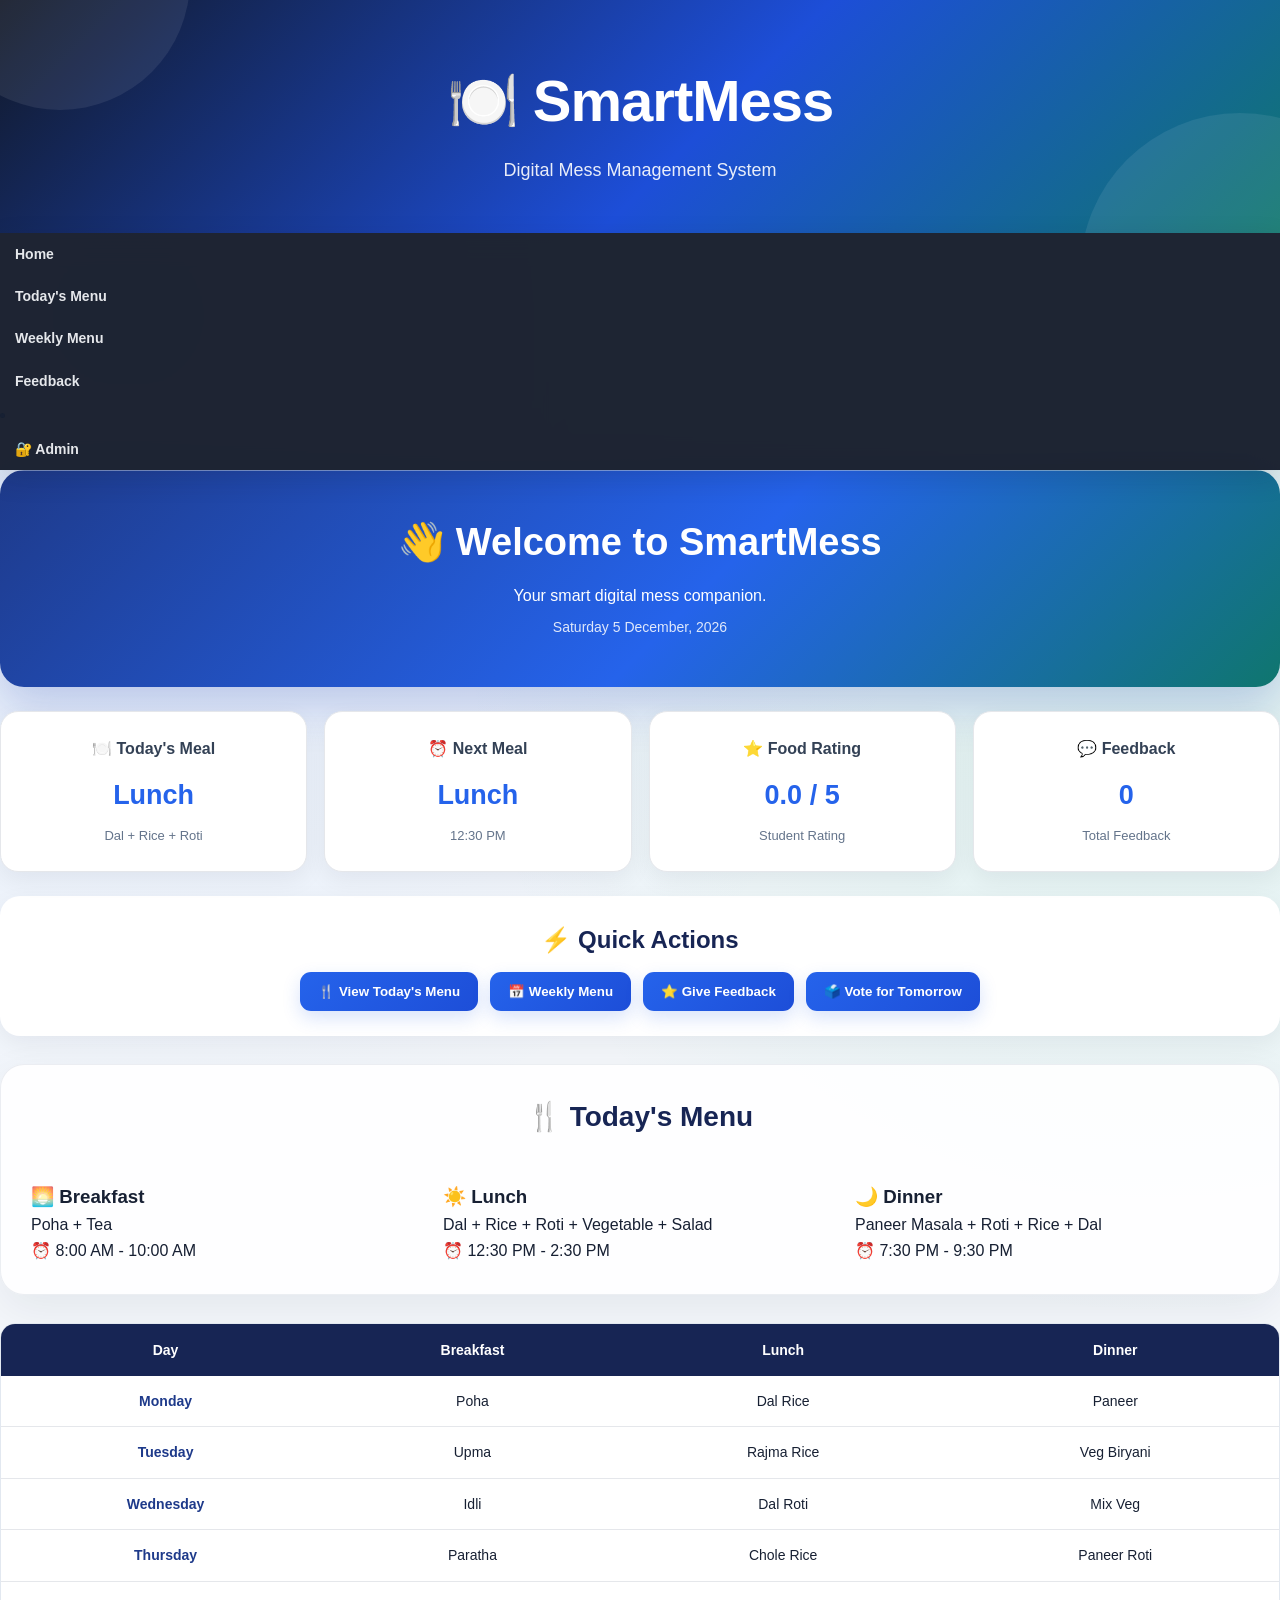
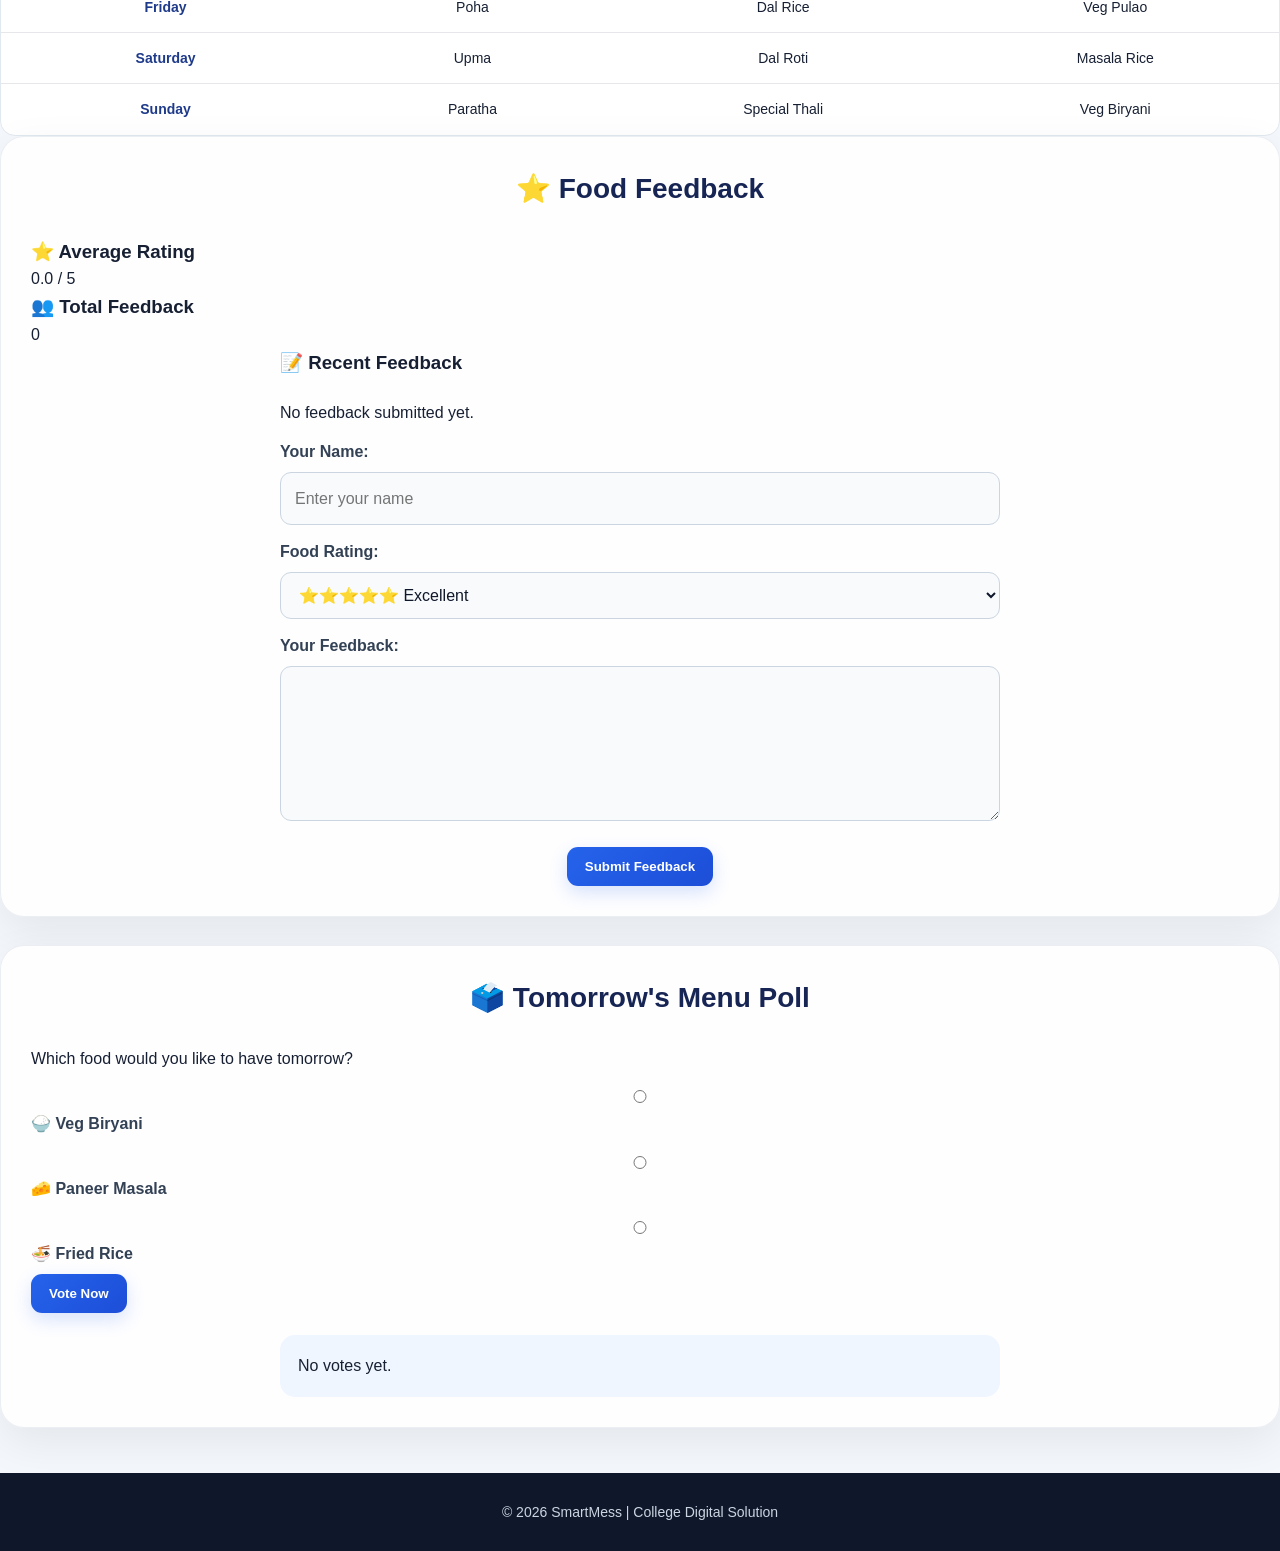
<file: index.html>
<!DOCTYPE html>
<html lang="en">
<head>
    <meta charset="UTF-8">
    <meta name="viewport" content="width=device-width, initial-scale=1.0">

    <title>SmartMess - Digital Mess Management</title>

    <link rel="stylesheet" href="style.css">
</head>

<body>

    <!-- Header -->
    <header>
        <h1>🍽️ SmartMess</h1>
        <p>Digital Mess Management System</p>
    </header>

    <!-- Navigation -->
    <nav>
        <a href="#home">Home</a>
        <a href="#menu">Today's Menu</a>
        <a href="#weekly">Weekly Menu</a>
        <a href="#feedback">Feedback</a>
        <li>
    <a href="admin-login.html">🔐 Admin</a>
</li>
    </nav>

   <!-- Student Dashboard -->

<section id="home" class="dashboard">

    <div class="welcome-box">

        <h2>👋 Welcome to SmartMess</h2>

        <p id="welcomeMessage">
            Your smart digital mess companion.
        </p>

        <p id="currentDate"></p>

    </div>


    <!-- Quick Stats -->

    <div class="dashboard-cards">

        <div class="dashboard-card">
            <h3>🍽️ Today's Meal</h3>
        <p id="dashboardMeal">Lunch</p>
<span id="dashboardMealDetails">
    Dal + Rice + Roti
</span>    
        </div>


        <div class="dashboard-card">
            <h3>⏰ Next Meal</h3>
            <p>Lunch</p>
            <span>12:30 PM</span>
        </div>


        <div class="dashboard-card">
            <h3>⭐ Food Rating</h3>
            <p id="dashboardRating">0.0 / 5</p>
            <span>Student Rating</span>
        </div>


        <div class="dashboard-card">
            <h3>💬 Feedback</h3>
            <p id="dashboardFeedback">0</p>
            <span>Total Feedback</span>
        </div>

    </div>


    <!-- Quick Actions -->

    <div class="quick-actions">

        <h2>⚡ Quick Actions</h2>

        <div class="action-buttons">

            <a href="#menu">
                <button>🍴 View Today's Menu</button>
            </a>

            <a href="#weekly">
                <button>📅 Weekly Menu</button>
            </a>

            <a href="#feedback">
                <button>⭐ Give Feedback</button>
            </a>

            <a href="#poll">
                <button>🗳️ Vote for Tomorrow</button>
            </a>

        </div>

    </div>

</section> 

    <!-- Today's Menu -->
    <section id="menu">

        <h2>🍴 Today's Menu</h2>

        <div class="meal">
            <h3>🌅 Breakfast</h3>
            <p>Poha + Tea</p>
            <p>⏰ 8:00 AM - 10:00 AM</p>
        </div>

        <div class="meal">
            <h3>☀️ Lunch</h3>
            <p>Dal + Rice + Roti + Vegetable + Salad</p>
            <p>⏰ 12:30 PM - 2:30 PM</p>
        </div>

        <div class="meal">
            <h3>🌙 Dinner</h3>
            <p>Paneer Masala + Roti + Rice + Dal</p>
            <p>⏰ 7:30 PM - 9:30 PM</p>
        </div>

    </section>

    <!-- Weekly Menu -->
<table>

    <thead>
        <tr>
            <th>Day</th>
            <th>Breakfast</th>
            <th>Lunch</th>
            <th>Dinner</th>
        </tr>
    </thead>

    <tbody>

        <tr>
            <td>Monday</td>
            <td id="monBreakfastMenu">Poha</td>
            <td id="monLunchMenu">Dal Rice</td>
            <td id="monDinnerMenu">Paneer</td>
        </tr>

        <tr>
            <td>Tuesday</td>
            <td id="tueBreakfastMenu">Upma</td>
            <td id="tueLunchMenu">Rajma Rice</td>
            <td id="tueDinnerMenu">Veg Biryani</td>
        </tr>

        <tr>
            <td>Wednesday</td>
            <td id="wedBreakfastMenu">Idli</td>
            <td id="wedLunchMenu">Dal Roti</td>
            <td id="wedDinnerMenu">Mix Veg</td>
        </tr>

        <tr>
            <td>Thursday</td>
            <td id="thuBreakfastMenu">Paratha</td>
            <td id="thuLunchMenu">Chole Rice</td>
            <td id="thuDinnerMenu">Paneer Roti</td>
        </tr>

        <tr>
            <td>Friday</td>
            <td id="friBreakfastMenu">Poha</td>
            <td id="friLunchMenu">Dal Rice</td>
            <td id="friDinnerMenu">Veg Pulao</td>
        </tr>

        <tr>
            <td>Saturday</td>
            <td id="satBreakfastMenu">Upma</td>
            <td id="satLunchMenu">Dal Roti</td>
            <td id="satDinnerMenu">Masala Rice</td>
        </tr>

        <tr>
            <td>Sunday</td>
            <td id="sunBreakfastMenu">Paratha</td>
            <td id="sunLunchMenu">Special Thali</td>
            <td id="sunDinnerMenu">Veg Biryani</td>
        </tr>

    </tbody>

</table>

    <!-- Feedback -->
    <section id="feedback">

        <h2>⭐ Food Feedback</h2>
        <div class="feedback-summary">

    <div class="summary-card">
        <h3>⭐ Average Rating</h3>
        <p id="averageRating">0.0 / 5</p>
    </div>

    <div class="summary-card">
        <h3>👥 Total Feedback</h3>
        <p id="totalFeedback">0</p>
    </div>

</div>

        <form>
            <h3 class="feedback-title">📝 Recent Feedback</h3>

<div id="feedbackList">
    <!-- Feedback will appear here -->
</div>

            <label for="name">Your Name:</label>
            <input type="text" id="name" placeholder="Enter your name">

            <label for="rating">Food Rating:</label>

            <select id="rating">
                <option value="5">⭐⭐⭐⭐⭐ Excellent</option>
                <option value="4">⭐⭐⭐⭐ Good</option>
                <option value="3">⭐⭐⭐ Average</option>
                <option value="2">⭐⭐ Poor</option>
                <option value="1">⭐ Very Poor</option>
            </select>

            <label for="message">Your Feedback:</label>

            <textarea
                id="message"
                rows="5"
                placeholder="Write your feedback here...">
            </textarea>

            <button type="submit">Submit Feedback</button>

        </form>

    </section>
    <!-- Tomorrow's Menu Poll -->

<section id="poll">

    <h2>🗳️ Tomorrow's Menu Poll</h2>

    <p>Which food would you like to have tomorrow?</p>

    <div class="poll-options">

        <label>
            <input type="radio" name="food" value="Veg Biryani">
            🍚 Veg Biryani
        </label>

        <label>
            <input type="radio" name="food" value="Paneer Masala">
            🧀 Paneer Masala
        </label>

        <label>
            <input type="radio" name="food" value="Fried Rice">
            🍜 Fried Rice
        </label>

    </div>

    <button onclick="submitVote()">Vote Now</button>

    <div id="pollResult"></div>

</section>

    <!-- Footer -->
    <footer>
        <p>© 2026 SmartMess | College Digital Solution</p>
    </footer>

    <script src="script.js"></script>

</body>
</html>
</file>
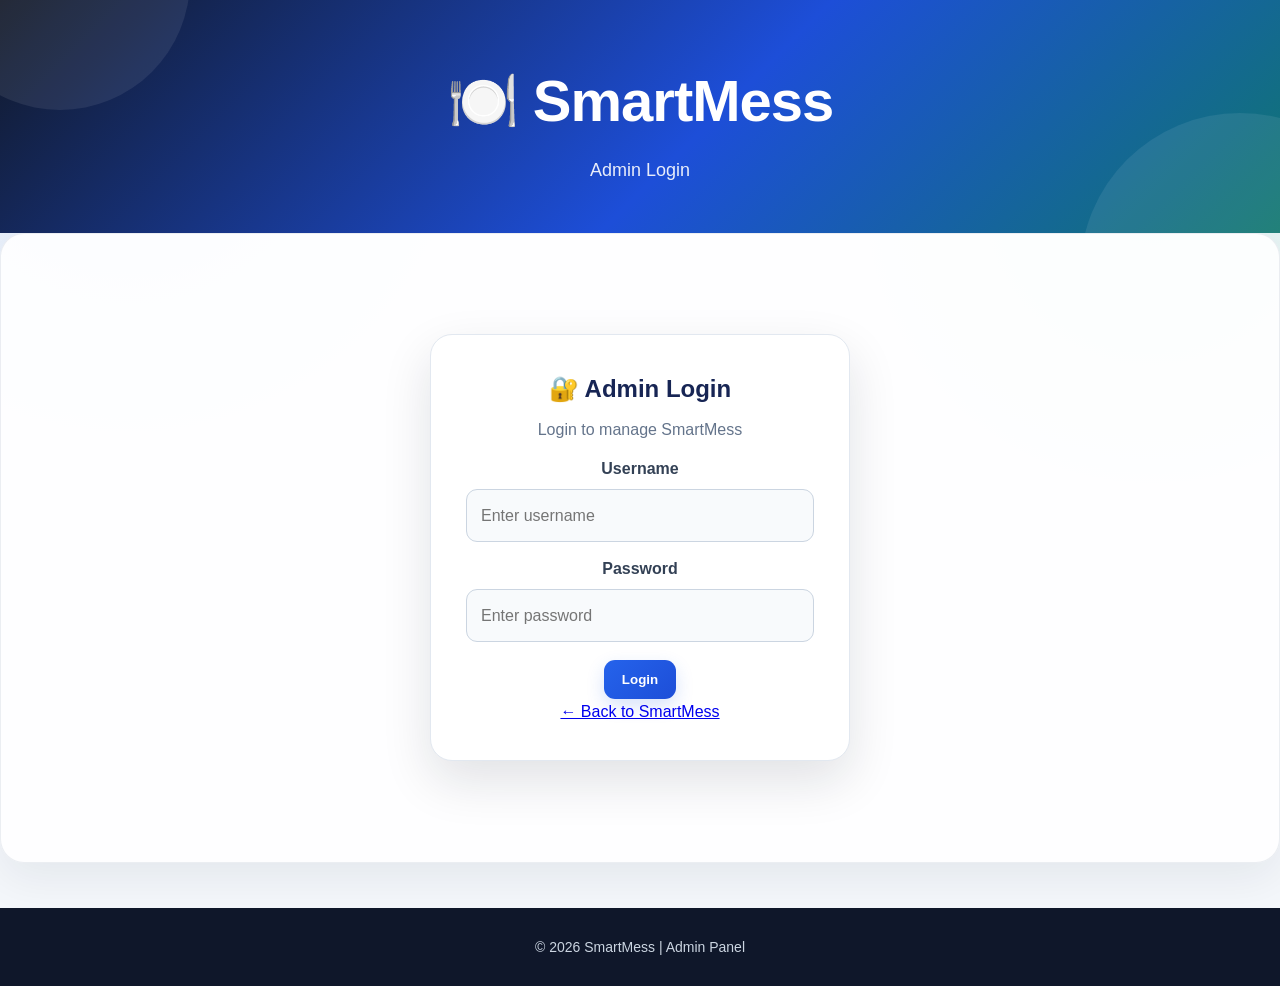
<file: admin-login.html>
<!DOCTYPE html>
<html lang="en">

<head>
    <meta charset="UTF-8">

    <meta name="viewport"
          content="width=device-width, initial-scale=1.0">

    <title>SmartMess - Admin Login</title>

    <link rel="stylesheet" href="style.css">
</head>

<body>

<header>
    <h1>🍽️ SmartMess</h1>
    <p>Admin Login</p>
</header>


<section class="login-container">

    <div class="login-box">

        <h2>🔐 Admin Login</h2>

        <p>Login to manage SmartMess</p>


        <form id="loginForm">

            <label>Username</label>

            <input
                type="text"
                id="username"
                placeholder="Enter username"
                required
            >


            <label>Password</label>

            <input
                type="password"
                id="password"
                placeholder="Enter password"
                required
            >


            <button type="submit">
                Login
            </button>

        </form>


        <p id="loginMessage"></p>


        <a href="index.html">
            ← Back to SmartMess
        </a>

    </div>

</section>


<footer>
    <p>© 2026 SmartMess | Admin Panel</p>
</footer>


<script src="admin-login.js"></script>

</body>

</html>
</file>
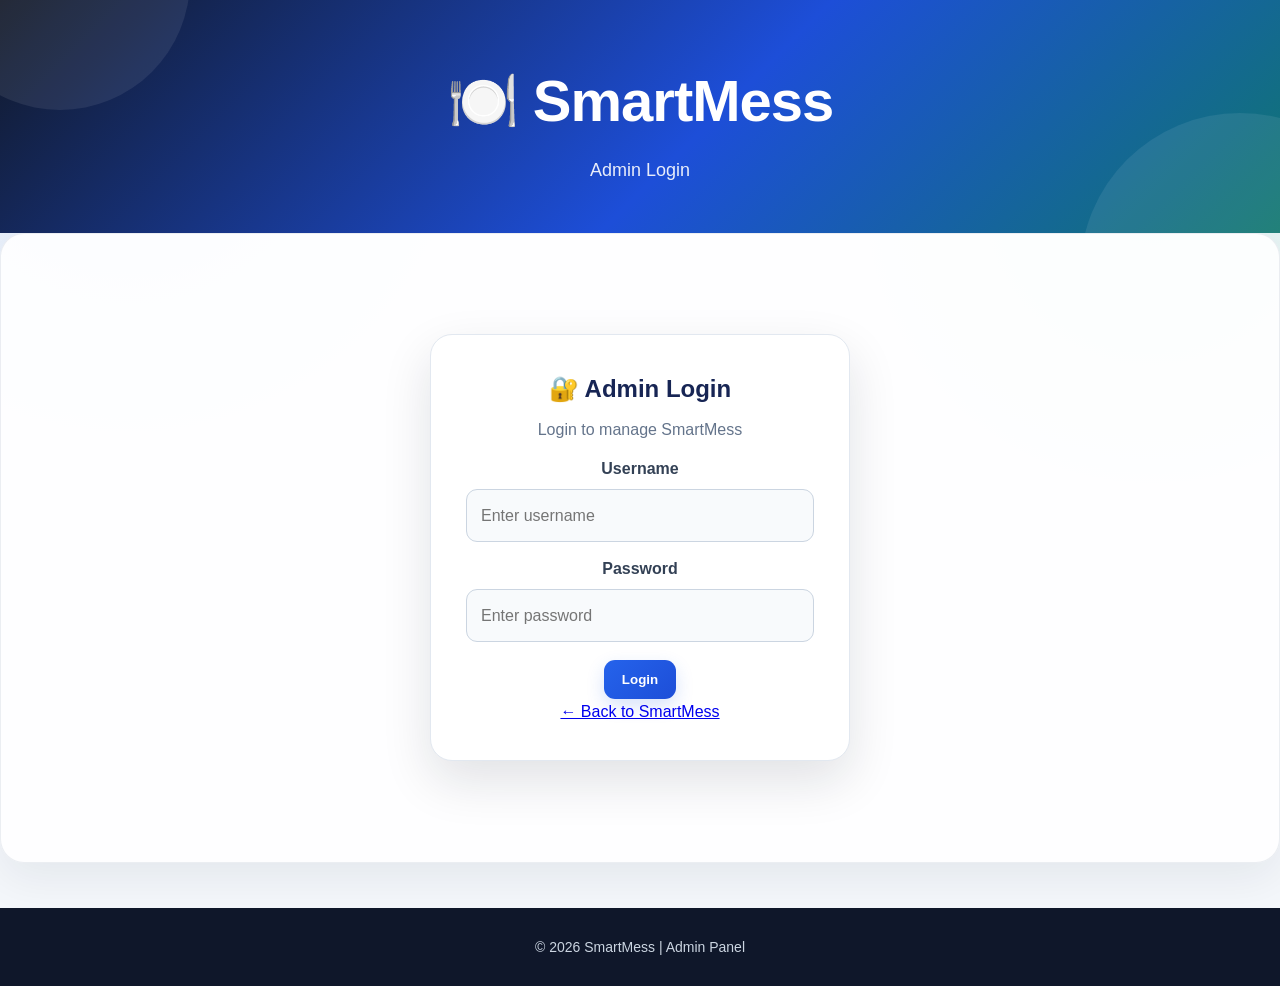
<file: admin.html>
<!DOCTYPE html>
<html lang="en">
<head>
    <meta charset="UTF-8">
    <meta name="viewport" content="width=device-width, initial-scale=1.0">

    <title>SmartMess - Admin Panel</title>

    <link rel="stylesheet" href="style.css">
</head>

<body>

<header>
    <h1>🍽️ SmartMess</h1>
    <p>Admin Management Panel</p>
</header>

<section class="dashboard">

    <div class="welcome-box">
        <h2>👨‍💼 Admin Dashboard</h2>
        <p>Manage mess feedback, ratings and student poll results.</p>
    </div>

    <!-- Summary Cards -->

    <div class="dashboard-cards">

        <div class="dashboard-card">
            <h3>💬 Total Feedback</h3>
            <p id="adminFeedback">0</p>
            <span>Student Responses</span>
        </div>

        <div class="dashboard-card">
            <h3>⭐ Average Rating</h3>
            <p id="adminRating">0.0 / 5</p>
            <span>Food Rating</span>
        </div>

        <div class="dashboard-card">
            <h3>🗳️ Total Votes</h3>
            <p id="adminVotes">0</p>
            <span>Tomorrow's Poll</span>
        </div>

    </div>


    <!-- Feedback Section -->

    <div class="quick-actions">
        <!-- Analytics Section -->

<div class="quick-actions">

    <h2>📊 SmartMess Analytics</h2>

    <div class="analytics-grid">

        <div class="analytics-box">
            <h3>⭐ 5 Star</h3>
            <p id="fiveStar">0</p>
        </div>

        <div class="analytics-box">
            <h3>⭐ 4 Star</h3>
            <p id="fourStar">0</p>
        </div>

        <div class="analytics-box">
            <h3>⭐ 3 Star</h3>
            <p id="threeStar">0</p>
        </div>

        <div class="analytics-box">
            <h3>⭐ 2 Star</h3>
            <p id="twoStar">0</p>
        </div>

        <div class="analytics-box">
            <h3>⭐ 1 Star</h3>
            <p id="oneStar">0</p>
        </div>

    </div>

</div>

        <h2>💬 Student Feedback</h2>

        <div id="adminFeedbackList">
            <p>No feedback available.</p>
        </div>

    </div>


    <!-- Poll Results -->

    <div class="quick-actions">
        <!-- Menu Management -->

<div class="quick-actions">

    <h2>🍽️ Manage Today's Menu</h2>

    <form id="menuForm">

        <label>🌅 Breakfast</label>

        <input
            type="text"
            id="adminBreakfast"
            placeholder="Enter breakfast"
            required
        >

        <label>🍛 Lunch</label>

        <input
            type="text"
            id="adminLunch"
            placeholder="Enter lunch"
            required
        >

        <label>🌙 Dinner</label>

        <input
            type="text"
            id="adminDinner"
            placeholder="Enter dinner"
            required
        >

        <button type="submit">
            💾 Update Menu
        </button>

    </form>

    <p id="menuMessage"></p>

</div>
// ===============================
// WEEKLY MENU MANAGEMENT
// ===============================

let weeklyMenu = JSON.parse(
    localStorage.getItem("smartMessWeeklyMenu")
) || {

    Monday: {
        breakfast: "Poha",
        lunch: "Dal Rice",
        dinner: "Paneer"
    },

    Tuesday: {
        breakfast: "Upma",
        lunch: "Rajma Rice",
        dinner: "Veg Biryani"
    },

    Wednesday: {
        breakfast: "Idli",
        lunch: "Dal Roti",
        dinner: "Mix Veg"
    },

    Thursday: {
        breakfast: "Paratha",
        lunch: "Chole Rice",
        dinner: "Paneer Roti"
    },

    Friday: {
        breakfast: "Poha",
        lunch: "Dal Rice",
        dinner: "Veg Pulao"
    },

    Saturday: {
        breakfast: "Upma",
        lunch: "Dal Roti",
        dinner: "Masala Rice"
    },

    Sunday: {
        breakfast: "Paratha",
        lunch: "Special Thali",
        dinner: "Veg Biryani"
    }
};


// Load weekly menu into form

function loadWeeklyMenu() {

    document.getElementById("monBreakfast").value =
        weeklyMenu.Monday.breakfast;

    document.getElementById("monLunch").value =
        weeklyMenu.Monday.lunch;

    document.getElementById("monDinner").value =
        weeklyMenu.Monday.dinner;


    document.getElementById("tueBreakfast").value =
        weeklyMenu.Tuesday.breakfast;

    document.getElementById("tueLunch").value =
        weeklyMenu.Tuesday.lunch;

    document.getElementById("tueDinner").value =
        weeklyMenu.Tuesday.dinner;


    document.getElementById("wedBreakfast").value =
        weeklyMenu.Wednesday.breakfast;

    document.getElementById("wedLunch").value =
        weeklyMenu.Wednesday.lunch;

    document.getElementById("wedDinner").value =
        weeklyMenu.Wednesday.dinner;


    document.getElementById("thuBreakfast").value =
        weeklyMenu.Thursday.breakfast;

    document.getElementById("thuLunch").value =
        weeklyMenu.Thursday.lunch;

    document.getElementById("thuDinner").value =
        weeklyMenu.Thursday.dinner;


    document.getElementById("friBreakfast").value =
        weeklyMenu.Friday.breakfast;

    document.getElementById("friLunch").value =
        weeklyMenu.Friday.lunch;

    document.getElementById("friDinner").value =
        weeklyMenu.Friday.dinner;


    document.getElementById("satBreakfast").value =
        weeklyMenu.Saturday.breakfast;

    document.getElementById("satLunch").value =
        weeklyMenu.Saturday.lunch;

    document.getElementById("satDinner").value =
        weeklyMenu.Saturday.dinner;


    document.getElementById("sunBreakfast").value =
        weeklyMenu.Sunday.breakfast;

    document.getElementById("sunLunch").value =
        weeklyMenu.Sunday.lunch;

    document.getElementById("sunDinner").value =
        weeklyMenu.Sunday.dinner;
}


// Save weekly menu

document.getElementById("weeklyMenuForm").addEventListener(
    "submit",
    function(event) {

        event.preventDefault();


        weeklyMenu = {

            Monday: {
                breakfast: document.getElementById("monBreakfast").value,
                lunch: document.getElementById("monLunch").value,
                dinner: document.getElementById("monDinner").value
            },

            Tuesday: {
                breakfast: document.getElementById("tueBreakfast").value,
                lunch: document.getElementById("tueLunch").value,
                dinner: document.getElementById("tueDinner").value
            },

            Wednesday: {
                breakfast: document.getElementById("wedBreakfast").value,
                lunch: document.getElementById("wedLunch").value,
                dinner: document.getElementById("wedDinner").value
            },

            Thursday: {
                breakfast: document.getElementById("thuBreakfast").value,
                lunch: document.getElementById("thuLunch").value,
                dinner: document.getElementById("thuDinner").value
            },

            Friday: {
                breakfast: document.getElementById("friBreakfast").value,
                lunch: document.getElementById("friLunch").value,
                dinner: document.getElementById("friDinner").value
            },

            Saturday: {
                breakfast: document.getElementById("satBreakfast").value,
                lunch: document.getElementById("satLunch").value,
                dinner: document.getElementById("satDinner").value
            },

            Sunday: {
                breakfast: document.getElementById("sunBreakfast").value,
                lunch: document.getElementById("sunLunch").value,
                dinner: document.getElementById("sunDinner").value
            }
        };


        localStorage.setItem(
            "smartMessWeeklyMenu",
            JSON.stringify(weeklyMenu)
        );


        document.getElementById(
            "weeklyMenuMessage"
        ).textContent =
            "✅ Weekly menu updated successfully!";


        document.getElementById(
            "weeklyMenuMessage"
        ).style.color = "green";
    }
);


loadWeeklyMenu();

        <h2>🗳️ Tomorrow's Menu Poll</h2>

        <div id="adminPollResults">
            <p>No votes yet.</p>
        </div>

    </div>


    <!-- Admin Actions -->

    <div class="quick-actions">

        <h2>⚙️ Admin Actions</h2>

        <div class="action-buttons">

            <button onclick="clearFeedback()">
                🗑️ Clear Feedback
            </button>

            <button onclick="clearVotes()">
                🗑️ Clear Poll Votes
            </button>

            <a href="index.html">
                <button>
                    🏠 Back to SmartMess
                </button>
                <button onclick="logoutAdmin()">
    🚪 Logout
</button>
            </a>

        </div>

    </div>

</section>


<footer>
    <p>© 2026 SmartMess | Admin Panel</p>
</footer>


<script src="admin.js"></script>

</body>
</html>
</file>
<file: style.css>
/* ================================
   SmartMess - Modern UI Design
   ================================ */

* {
    margin: 0;
    padding: 0;
    box-sizing: border-box;
}

html {
    scroll-behavior: smooth;
}

body {
    font-family: "Segoe UI", Arial, sans-serif;
    background:
        radial-gradient(circle at 10% 10%, rgba(59, 130, 246, 0.12), transparent 28%),
        radial-gradient(circle at 90% 20%, rgba(16, 185, 129, 0.10), transparent 25%),
        #f4f7fb;
    color: #172033;
    line-height: 1.6;
}

/* Header */
header {
    background: linear-gradient(135deg, #111827, #1d4ed8 55%, #0f766e);
    color: white;
    text-align: center;
    padding: 55px 20px 48px;
    position: relative;
    overflow: hidden;
}

header::before,
header::after {
    content: "";
    position: absolute;
    border-radius: 50%;
    background: rgba(255, 255, 255, 0.08);
}

header::before {
    width: 260px;
    height: 260px;
    top: -150px;
    left: -70px;
}

header::after {
    width: 320px;
    height: 320px;
    right: -120px;
    bottom: -200px;
}

header h1 {
    font-size: clamp(36px, 6vw, 58px);
    font-weight: 800;
    letter-spacing: -1px;
    position: relative;
    z-index: 1;
}

header p {
    margin-top: 8px;
    font-size: 18px;
    opacity: 0.9;
    position: relative;
    z-index: 1;
}

/* Navigation */
nav {
    position: sticky;
    top: 0;
    z-index: 1000;
    background: rgba(17, 24, 39, 0.94);
    backdrop-filter: blur(14px);
    box-shadow: 0 8px 25px rgba(15, 23, 42, 0.15);
}

nav ul {
    list-style: none;
    display: flex;
    justify-content: center;
    align-items: center;
    flex-wrap: wrap;
    gap: 6px;
    padding: 12px 15px;
}

nav a {
    color: #e5e7eb;
    text-decoration: none;
    display: block;
    padding: 10px 15px;
    border-radius: 10px;
    font-weight: 600;
    font-size: 14px;
    transition: 0.25s ease;
}

nav a:hover {
    background: rgba(255, 255, 255, 0.12);
    color: white;
    transform: translateY(-1px);
}

/* Main */
main {
    width: min(1180px, 92%);
    margin: 30px auto 60px;
}

section {
    scroll-margin-top: 85px;
    background: rgba(255, 255, 255, 0.88);
    border: 1px solid rgba(148, 163, 184, 0.18);
    border-radius: 24px;
    padding: 30px;
    margin-bottom: 28px;
    box-shadow: 0 15px 45px rgba(15, 23, 42, 0.07);
}

section > h2 {
    text-align: center;
    font-size: 28px;
    color: #172554;
    margin-bottom: 25px;
}

/* Dashboard */
.dashboard {
    background: transparent;
    border: none;
    box-shadow: none;
    padding: 0;
}

.welcome-box {
    background: linear-gradient(135deg, #1e3a8a, #2563eb 55%, #0f766e);
    color: white;
    padding: 42px 30px;
    border-radius: 24px;
    text-align: center;
    margin-bottom: 24px;
    box-shadow: 0 20px 45px rgba(30, 64, 175, 0.22);
}

.welcome-box h2 {
    color: white;
    font-size: clamp(27px, 4vw, 38px);
    margin-bottom: 10px;
}

.welcome-box p {
    margin: 7px;
}

#currentDate {
    opacity: 0.85;
    font-size: 14px;
}

/* Dashboard cards */
.dashboard-cards {
    display: grid;
    grid-template-columns: repeat(4, 1fr);
    gap: 17px;
}

.dashboard-card {
    background: white;
    padding: 24px 18px;
    border-radius: 18px;
    text-align: center;
    border: 1px solid #e5e7eb;
    box-shadow: 0 8px 25px rgba(15, 23, 42, 0.06);
    transition: 0.25s ease;
}

.dashboard-card:hover {
    transform: translateY(-5px);
    box-shadow: 0 16px 35px rgba(15, 23, 42, 0.11);
}

.dashboard-card h3 {
    color: #334155;
    font-size: 16px;
    margin-bottom: 12px;
}

.dashboard-card p {
    font-size: 27px;
    font-weight: 800;
    color: #2563eb;
    margin-bottom: 5px;
}

.dashboard-card span {
    color: #64748b;
    font-size: 13px;
}

/* Quick actions */
.quick-actions {
    background: white;
    margin-top: 24px;
    padding: 25px;
    border-radius: 20px;
    box-shadow: 0 8px 25px rgba(15, 23, 42, 0.06);
}

.quick-actions h2 {
    text-align: center;
    color: #172554;
    margin-bottom: 12px;
}

.action-buttons {
    display: flex;
    justify-content: center;
    gap: 12px;
    flex-wrap: wrap;
}

.action-buttons a {
    text-decoration: none;
}

/* Buttons */
button {
    border: none;
    border-radius: 11px;
    padding: 12px 18px;
    background: linear-gradient(135deg, #2563eb, #1d4ed8);
    color: white;
    font-weight: 700;
    cursor: pointer;
    box-shadow: 0 7px 18px rgba(37, 99, 235, 0.18);
    transition: 0.25s ease;
}

button:hover {
    transform: translateY(-2px);
    box-shadow: 0 11px 23px rgba(37, 99, 235, 0.25);
}

button:active {
    transform: translateY(0);
}

/* Meal cards */
#menu {
    display: grid;
    grid-template-columns: repeat(3, 1fr);
    gap: 18px;
}

#menu > h2 {
    grid-column: 1 / -1;
}

.meal-card {
    background: linear-gradient(145deg, #ffffff, #f8fafc);
    border: 1px solid #e2e8f0;
    padding: 25px;
    border-radius: 18px;
    text-align: center;
    transition: 0.25s ease;
}

.meal-card:hover {
    transform: translateY(-5px);
    border-color: #93c5fd;
    box-shadow: 0 15px 30px rgba(30, 64, 175, 0.10);
}

.meal-card h3 {
    color: #1e3a8a;
    margin-bottom: 12px;
}

.meal-card p {
    font-size: 18px;
    font-weight: 700;
    color: #0f172a;
    margin-bottom: 9px;
}

.meal-card span {
    color: #64748b;
    font-size: 13px;
}

/* Weekly table */
#weekly {
    overflow-x: auto;
}

table {
    width: 100%;
    border-collapse: separate;
    border-spacing: 0;
    overflow: hidden;
    border: 1px solid #e2e8f0;
    border-radius: 15px;
    background: white;
}

th {
    background: #172554;
    color: white;
    padding: 15px 12px;
    font-size: 14px;
}

td {
    padding: 14px 12px;
    text-align: center;
    border-bottom: 1px solid #e5e7eb;
    font-size: 14px;
}

tr:last-child td {
    border-bottom: none;
}

tbody tr:hover {
    background: #eff6ff;
}

td:first-child {
    font-weight: 800;
    color: #1e3a8a;
}

/* Forms */
form {
    max-width: 720px;
    margin: 0 auto;
}

label {
    display: block;
    margin: 14px 0 7px;
    font-weight: 700;
    color: #334155;
}

input,
select,
textarea {
    width: 100%;
    padding: 13px 14px;
    border: 1px solid #cbd5e1;
    border-radius: 11px;
    background: #f8fafc;
    color: #0f172a;
    font: inherit;
    outline: none;
    transition: 0.2s ease;
}

input:focus,
select:focus,
textarea:focus {
    border-color: #2563eb;
    background: white;
    box-shadow: 0 0 0 4px rgba(37, 99, 235, 0.10);
}

textarea {
    resize: vertical;
}

form button {
    display: block;
    margin: 18px auto 0;
}

/* Feedback */
#feedbackList {
    max-width: 850px;
    margin: 22px auto 0;
}

.feedback-card {
    background: white;
    border: 1px solid #e2e8f0;
    border-left: 5px solid #2563eb;
    padding: 18px;
    border-radius: 13px;
    margin-bottom: 12px;
    box-shadow: 0 6px 20px rgba(15, 23, 42, 0.05);
    transition: 0.25s ease;
}

.feedback-card:hover {
    transform: translateY(-3px);
}

.feedback-card h4 {
    color: #1e3a8a;
    margin-bottom: 4px;
}

.rating {
    margin: 4px 0;
}

/* Poll */
#pollForm label {
    background: #f8fafc;
    border: 1px solid #e2e8f0;
    padding: 13px 15px;
    border-radius: 11px;
    cursor: pointer;
    transition: 0.2s ease;
}

#pollForm label:hover {
    background: #eff6ff;
    border-color: #93c5fd;
}

#pollForm input {
    width: auto;
    margin-right: 8px;
}

#pollResult {
    max-width: 720px;
    margin: 22px auto 0;
    padding: 18px;
    border-radius: 15px;
    background: #eff6ff;
}

/* Footer */
footer {
    background: #0f172a;
    color: #cbd5e1;
    text-align: center;
    padding: 28px 15px;
    margin-top: 45px;
}

footer p {
    font-size: 14px;
}

/* Login pages */
.login-container {
    min-height: 70vh;
    display: flex;
    justify-content: center;
    align-items: center;
    padding: 35px 20px;
}

.login-box {
    width: min(420px, 100%);
    background: white;
    padding: 35px;
    border-radius: 22px;
    box-shadow: 0 20px 50px rgba(15, 23, 42, 0.12);
    text-align: center;
    border: 1px solid #e2e8f0;
}

.login-box h2 {
    color: #172554;
    margin-bottom: 8px;
}

.login-box p {
    color: #64748b;
}

/* Admin */
.analytics-grid {
    display: grid;
    grid-template-columns: repeat(5, 1fr);
    gap: 15px;
}

.analytics-box {
    background: #f8fafc;
    border: 1px solid #e2e8f0;
    border-radius: 15px;
    padding: 20px;
    text-align: center;
}

.analytics-box h3 {
    font-size: 14px;
    color: #475569;
}

.analytics-box p {
    font-size: 28px;
    font-weight: 800;
    color: #2563eb;
    margin-top: 5px;
}

/* Responsive */
@media (max-width: 900px) {
    .dashboard-cards {
        grid-template-columns: repeat(2, 1fr);
    }

    #menu {
        grid-template-columns: 1fr;
    }

    .analytics-grid {
        grid-template-columns: repeat(3, 1fr);
    }
}

@media (max-width: 600px) {
    header {
        padding: 40px 15px;
    }

    nav ul {
        gap: 2px;
    }

    nav a {
        padding: 8px 9px;
        font-size: 12px;
    }

    main {
        width: 94%;
        margin-top: 18px;
    }

    section {
        padding: 20px 15px;
        border-radius: 18px;
    }

    .dashboard-cards {
        grid-template-columns: 1fr;
    }

    .analytics-grid {
        grid-template-columns: repeat(2, 1fr);
    }

    table {
        min-width: 650px;
    }

    #weekly {
        overflow-x: auto;
    }

    .welcome-box {
        padding: 32px 18px;
    }
}
</file>
